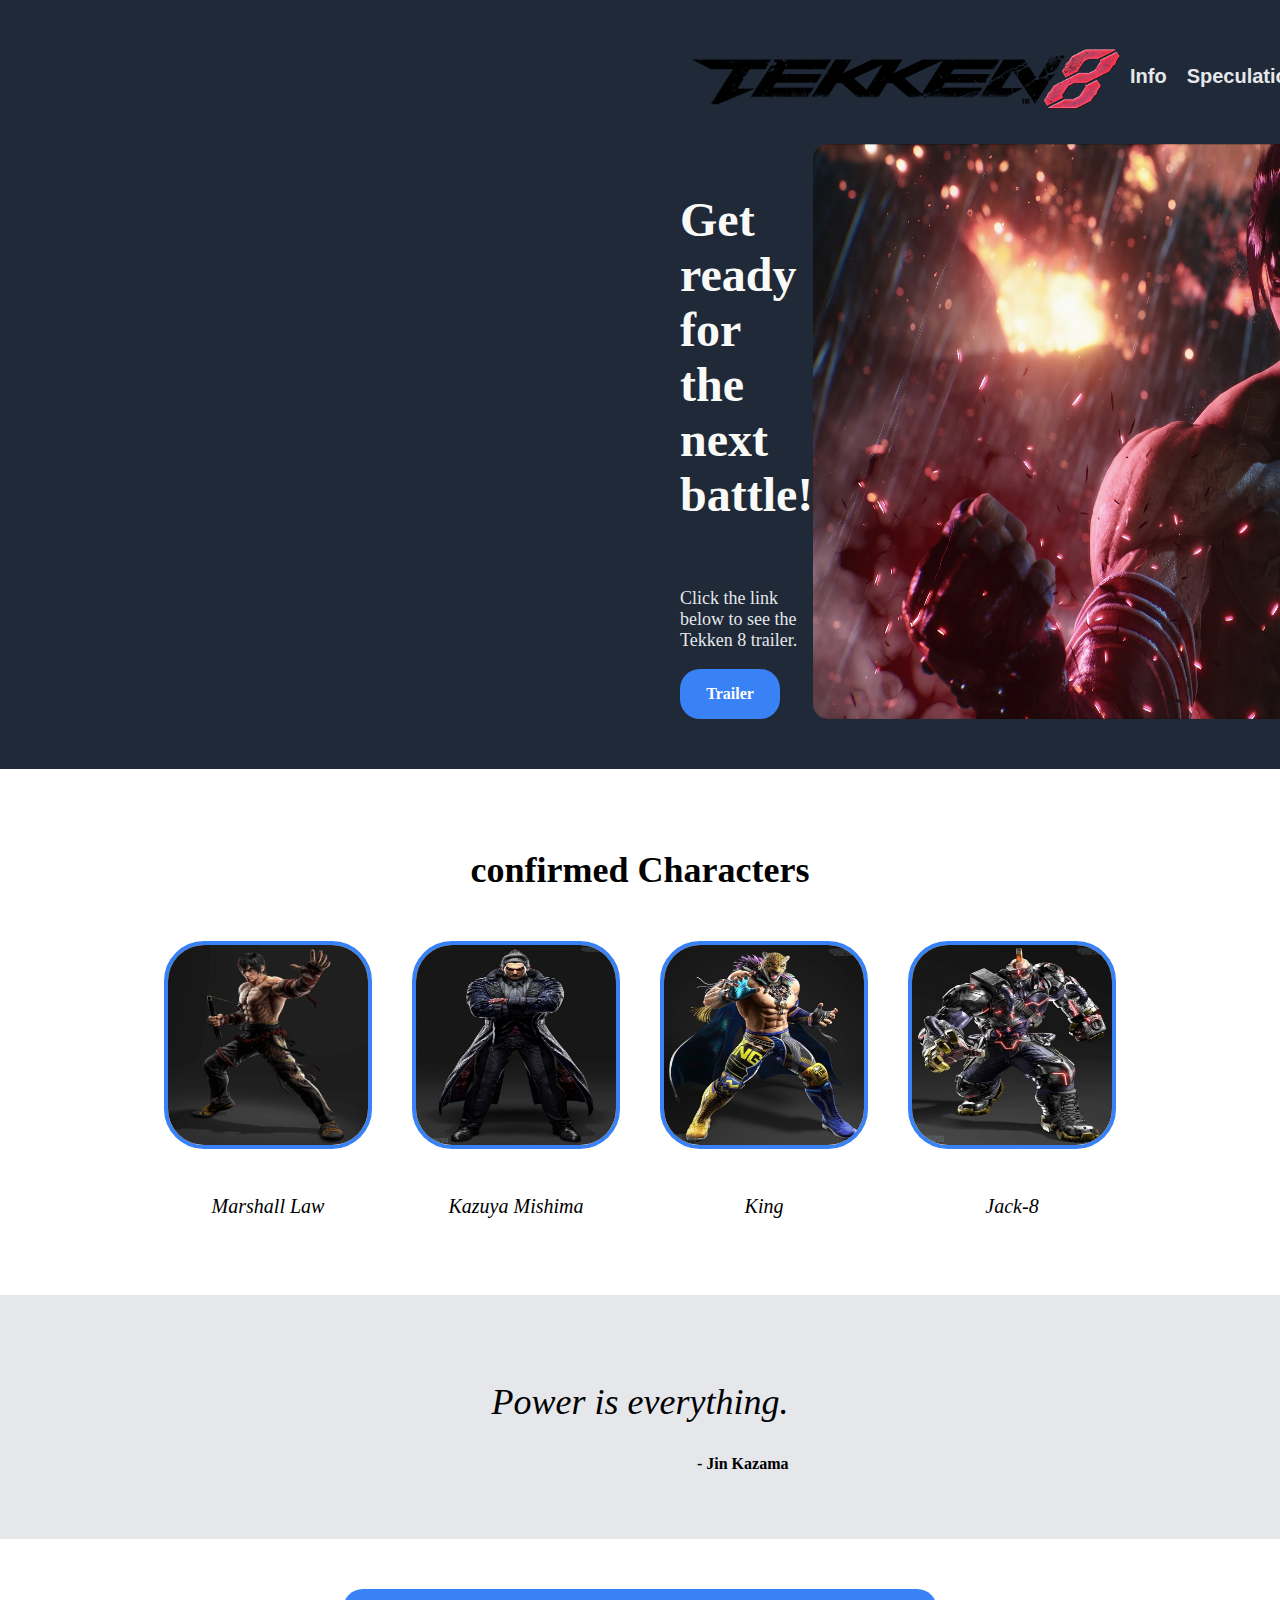
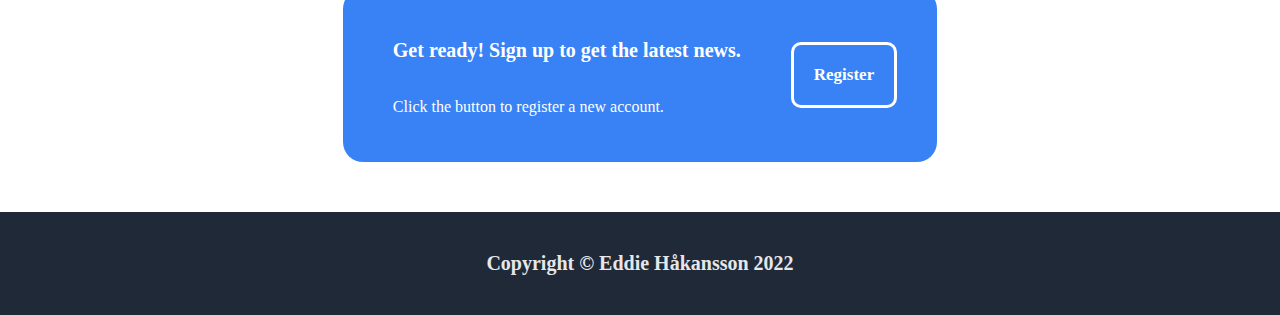
<file: Tekken-page-main/index.html>
<!DOCTYPE html>
<html lang="en">
  <head>
    <meta charset="UTF-8">
    <meta name="viewport" content="width=device-width, initial-scale=1.0">
    <meta http-equiv="X-UA-Compatible" content="ie=edge">
    <title>Tekken Website</title>
    <link rel="stylesheet" href="style.css">
  </head>
  <body>

    <div class="flex-container">
      <div class="top-container">
        <div class="header-container"> 
          <div class="header-logo">      
            <img src="images/tekken-logo.png" width="450" height="auto" alt="logo">
          </div>
          <div class="header-links">
            <a id="links-header" href="info.html">Info</a>
            <a id="links-header" href="speculation.html">Speculations</a>
            <a id="links-header" href="images.html">Images</a>
          </div>
        </div>
        <div class="presentation-container">
          <div class="presentation-text-container">
            <div class="presentation-text">
              <p id="get-ready-main">Get ready for the next battle!</p>
              <p id="get-ready-secondary">Click the link below to see the Tekken 8 trailer.</p>
            </div>
            <div class="trailer-link-container">
              <a id="link-trailer" href="Youtube.com">Trailer</a>
            </div>
          </div>
          <div class="presentation-image">
            <img id="image-jin" src="images/tekken-jin.jpg" width="800" height="auto" alt="Jin-devil">
          </div>
        </div>
      </div>

      <div class="confirmed-characters-container">
        <h2 class="confirmed-characters-text">confirmed Characters</h2>
        <div class="character-images">
          <div class="character-law">
            <img id="characters" src="images/tekken-law.png" width="200" height="200" alt="Law">
            <h4>Marshall Law</h4>
          </div>
          <div class="character-kazuya">
            <img id="characters" src="images/tekken-kazuya.jpg" width="200" height="200" alt="Kazuya">
            <h4>Kazuya Mishima</h4>
          </div>
          <div class="character-king">
            <img id="characters" src="images/tekken-king.jpg" width="200" height="200" alt="King">
            <h4>King</h4>
          </div>
          <div class="character-jack">
            <img id="characters" src="images/tekken-jack.jpg" width="200" height="200" alt="Steve">
            <h4>Jack-8</h4>
          </div>
          
        </div>
      </div>

      <div class="quote-container">
        <div class="quote-author-container">
          <div class="quote-quote">
            <p class="p-quote">Power is everything.</p>
          </div>
          <div class="quote-author">
            <p class="p-quote-author">- Jin Kazama</p>
          </div>
        </div>
      </div>

      <div class="bottom-container">
        <div class="signup-container">
          <div class="signup-text">
            <p class="signup-bold">Get ready! Sign up to get the latest news.</p>
            <p class="signup-small">Click the button to register a new account.</p>
          </div>
          <div class="signup-button-container">
            <a id="signup-button" href="signup.html">Register</a>
          </div>
        </div>
      </div>

      <div class="footer-container">
        <footer>
          <p id="footer-stamp">Copyright &#169 Eddie Håkansson 2022</p>
        </footer>
      </div>

    </div>


  </body>
</html>
</file>
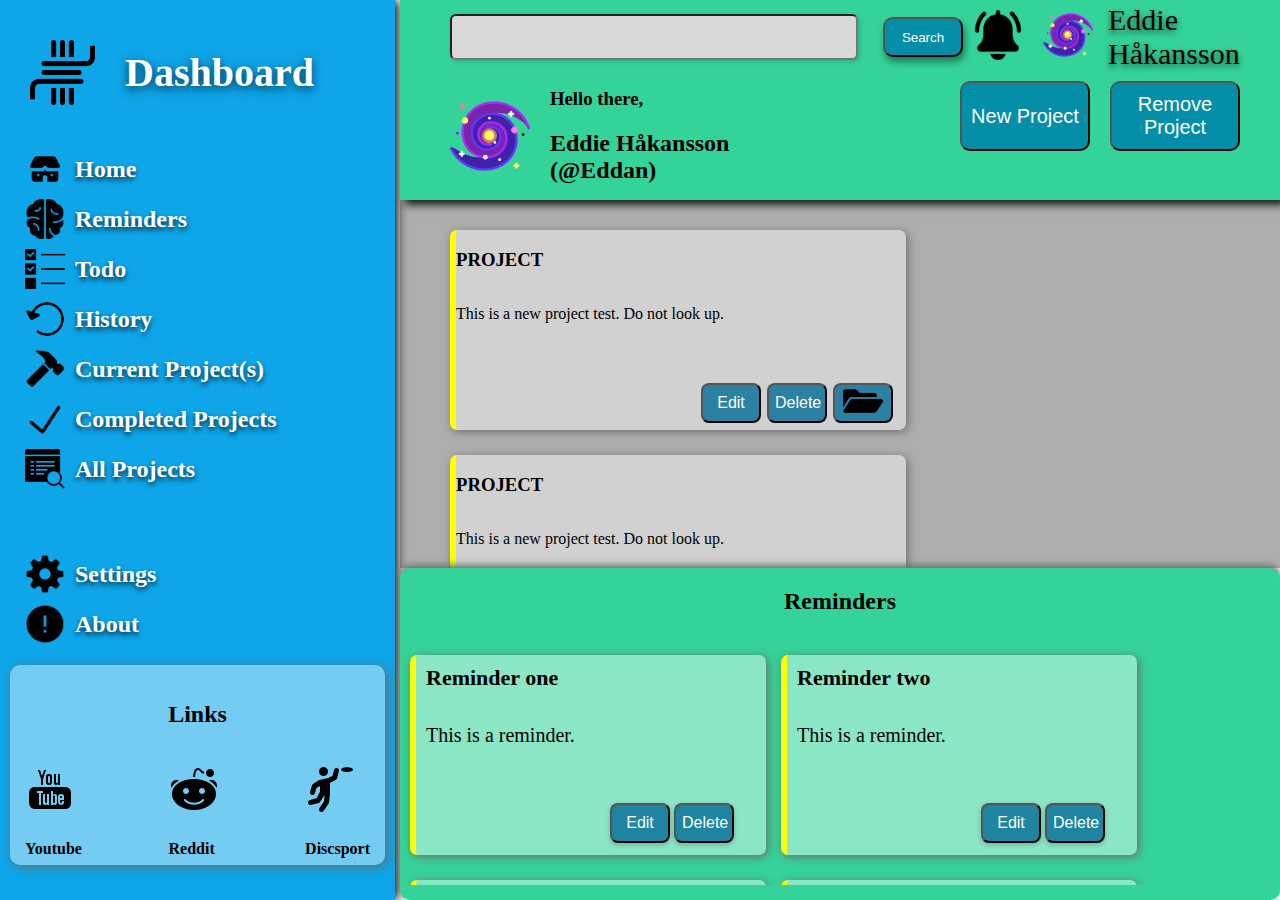
<file: Odin-project/admin_dashboard/index.html>
<!DOCTYPE html>
<html lang="en">
<head>
    <meta charset="UTF-8">
    <meta name="viewport" content="width=device-width, initial-scale=1.0">
    <title>Admin Dashboard</title>
    <link rel="stylesheet" href="style.css">
</head>
<body>
    <div class="container-main">
        <div class="container-sidebar">
            <div id="container-sidebar-header">
                <img src="images/knot_8191629.png" alt="#" id="sidebar-header-logo">
                <h2 id="sidebar-header">Dashboard</h2>
            </div>
            <div class="container-goto-links">
                <div class="sidebar-link">
                    <img src="images/icons8-house-64.png" alt="#" class="sidebar-icons">
                    <a href="#" class="sidebar-link-text">Home</a>
                </div>
                <div class="sidebar-link">
                    <img src="images/icons8-brain-50.png" alt="#" class="sidebar-icons">
                    <a href="#" class="sidebar-link-text">Reminders</a>
                </div>
                <div class="sidebar-link">
                    <img src="images/icons8-checklist-50.png" alt="#" class="sidebar-icons">
                    <a href="#" class="sidebar-link-text">Todo</a>
                </div>
                <div class="sidebar-link">
                    <img src="images/icons8-undo-64.png" alt="#" class="sidebar-icons">
                    <a href="#" class="sidebar-link-text">History</a>
                </div>
                <div class="sidebar-link">
                    <img src="images/icons8-hammer-50.png" alt="#" class="sidebar-icons">
                    <a href="#" class="sidebar-link-text">Current Project(s)</a>
                </div>
                <div class="sidebar-link">
                    <img src="images/icons8-check-50.png" alt="#" class="sidebar-icons">
                    <a href="#" class="sidebar-link-text">Completed Projects</a>
                </div>
                <div class="sidebar-link">
                    <img src="images/icons8-search-property-50.png" alt="#" class="sidebar-icons">
                    <a href="#" class="sidebar-link-text">All Projects</a>
                </div>
            </div>
            <div id="container-settings-links">
                <div class="sidebar-link">
                    <img src="images/icons8-cog-50.png" alt="#" class="sidebar-icons">
                    <a href="#" class="sidebar-link-text">Settings</a>
                </div>
                <div class="sidebar-link">
                    <img src="images/icons8-exclamation-50.png" alt="#" class="sidebar-icons">
                    <a href="#" class="sidebar-link-text">About</a>
                </div>
            </div>
                <div id="container-links-header">
                    <h2 id="header-links">Links</h3>
                    <div id="container-link-cards">
                        <div class="link-card">
                            <a href="https://www.youtube.com"> <img src="images/icons8-youtube-50.png" alt="#" class="link-image"></a>
                            <h4 class="link-header">Youtube</h4>
                        </div>
                        <div class="link-card">
                            <a href="https://www.reddit.com"> <img src="images/icons8-reddit-50.png" alt="#" class="link-image"></a>
                            <h4 class="link-header">Reddit</h4>
                        </div>
                        <div class="link-card">
                            <a href="https://www.discsport.se"> <img src="images/icons8-frisbee-50.png" alt="#" class="link-image"></a>
                            <h4 class="link-header">Discsport</h4>
                        </div>
                    </div>
                </div>
            </div>
        <div class="container-topbar">
            <div class="container-search-profile">
                <div id="container-searchbar">
                    <input type="text" id="searchbar">
                    <button id="search-button">Search</button>
                </div>
                <div class="container-profile">
                    <a href="#">
                        <img src="images/bell_1827349.png" alt="#" class="image-profile-icon">
                    </a>
                    <a href="#">
                        <img src="images/galaxy_1534067.png" alt="#" class="image-profile-icon">
                    </a>
                    <a href="" id="profile-name-link">Eddie Håkansson</a>
                </div>
            </div>
            <div class="container-greet-actions">
                <div class="container-greeting">
                    <img src="images/galaxy_1534067.png" alt="#" id="image-greeting-icon">
                    <div class="container-greeting-text">
                        <h3>Hello there,</h3>
                        <h2>Eddie Håkansson (@Eddan)</h2>
                    </div>
                </div>
                <div class="container-actions">
                    <button class="action-button" id="action-button-new">New Project</button>
                    <button class="action-button" id="action-button-remove">Remove Project</button>
                </div>
            </div>

        </div>
        <div class="container-main-window">
                <div class="container-projects-cards-grid">
                    <div class="container-project-card">
                        <h3 class="project-card-header">PROJECT</h3>
                        <p class="project-card-description">This is a new project test. Do not look up.</p>
                        <div class="project-card-buttons">
                            <button class="project-button">Edit</button>
                            <button class="project-button">Delete</button>
                            <button class="project-button"><img src="images/folder.png" alt="#" class="project-folder-buttonimg"></button>
                        </div>
                    </div>
                    <div class="container-project-card">
                        <h3 class="project-card-header">PROJECT</h3>
                        <p class="project-card-description">This is a new project test. Do not look up.</p>
                        <div class="project-card-buttons">
                            <button class="project-button">Edit</button>
                            <button class="project-button">Delete</button>
                            <button class="project-button"><img src="images/folder.png" alt="#" class="project-folder-buttonimg"></button>
                        </div>
                    </div>
                    <div class="container-project-card">
                        <h3 class="project-card-header">PROJECT</h3>
                        <p class="project-card-description">This is a new project test. Do not look up.</p>
                        <div class="project-card-buttons">
                            <button class="project-button">Edit</button>
                            <button class="project-button">Delete</button>
                            <button class="project-button"><img src="images/folder.png" alt="#" class="project-folder-buttonimg"></button>
                        </div>
                    </div>
                    <div class="container-project-card">
                        <h3 class="project-card-header">PROJECT</h3>
                        <p class="project-card-description">This is a new project test. Do not look up.</p>
                        <div class="project-card-buttons">
                            <button class="project-button">Edit</button>
                            <button class="project-button">Delete</button>
                            <button class="project-button"><img src="images/folder.png" alt="#" class="project-folder-buttonimg"></button>
                        </div>
                    </div>
                    <div class="container-project-card">
                        <h3 class="project-card-header">PROJECT</h3>
                        <p class="project-card-description">This is a new project test. Do not look up.This is a new project test.This is a new project test.</p>
                        <div class="project-card-buttons">
                            <button class="project-button">Edit</button>
                            <button class="project-button">Delete</button>
                            <button class="project-button"><img src="images/folder.png" alt="#" class="project-folder-buttonimg"></button>
                        </div>
                    </div>
                    <div class="container-project-card">
                        <h3 class="project-card-header">PROJECT</h3>
                        <p class="project-card-description">This is a new project test. Do not look up.</p>
                        <div class="project-card-buttons">
                            <button class="project-button">Edit</button>
                            <button class="project-button">Delete</button>
                            <button class="project-button"><img src="images/folder.png" alt="#" class="project-folder-buttonimg"></button>
                        </div>
                        
                    </div>
                    <div class="container-project-card">
                        <h3 class="project-card-header">PROJECT</h3>
                        <p class="project-card-description">This is a new project test. Do not look up.</p>
                        <div class="project-card-buttons">
                            <button class="project-button">Edit</button>
                            <button class="project-button">Delete</button>
                            <button class="project-button"><img src="images/folder.png" alt="#" class="project-folder-buttonimg"></button>
                        </div>
                    </div>
                    <div class="container-project-card">
                        <h3 class="project-card-header">PROJECT</h3>
                        <p class="project-card-description">This is a new project test. Do not look up.</p>
                        <div class="project-card-buttons">
                            <button class="project-button">Edit</button>
                            <button class="project-button">Delete</button>
                            <button class="project-button"><img src="images/folder.png" alt="#" class="project-folder-buttonimg"></button>
                        </div>
                        
                    </div>
                </div>
            </div>
            <div id="container-reminders">
                <h2 id="reminders-header">Reminders</h2>
                <div id="container-reminder-card-grid">
                    <div class="container-reminder-card">
                        <h3 class="reminder-card-header">Reminder one</h3>
                        <p class="reminder-card-text">This is a reminder.</p>
                        <div class="reminder-card-buttons">
                            <button class="reminder-button">Edit</button>
                            <button class="reminder-button">Delete</button>
                        </div>
                    </div>
                    <div class="container-reminder-card">
                        <h3 class="reminder-card-header">Reminder two</h3>
                        <p class="reminder-card-text">This is a reminder.</p>
                        <div class="reminder-card-buttons">
                            <button class="reminder-button">Edit</button>
                            <button class="reminder-button">Delete</button>
                        </div>
                    </div>
                    <div class="container-reminder-card">
                        <h3 class="reminder-card-header">Reminder three</h3>
                        <p class="reminder-card-text">This is a reminder.This is a reminder.This is a reminder.This is a reminder.</p>
                        <div class="reminder-card-buttons">
                            <button class="reminder-button">Edit</button>
                            <button class="reminder-button">Delete</button>
                        </div>
                    </div>
                    <div class="container-reminder-card">
                        <h3 class="reminder-card-header">Reminder four</h3>
                        <p class="reminder-card-text">This is a reminder.</p>
                        <div class="reminder-card-buttons">
                            <button class="reminder-button">Edit</button>
                            <button class="reminder-button">Delete</button>
                        </div>
                    </div>
                    <div class="container-reminder-card">
                        <h3 class="reminder-card-header">Reminder three</h3>
                        <p class="reminder-card-text">This is a reminder.This is a reminder.This is a reminder.This is a reminder.</p>
                        <div class="reminder-card-buttons">
                            <button class="reminder-button">Edit</button>
                            <button class="reminder-button">Delete</button>
                        </div>
                    </div>
                </div>
            </div>
        </div>
    </body>
</html>
</file>
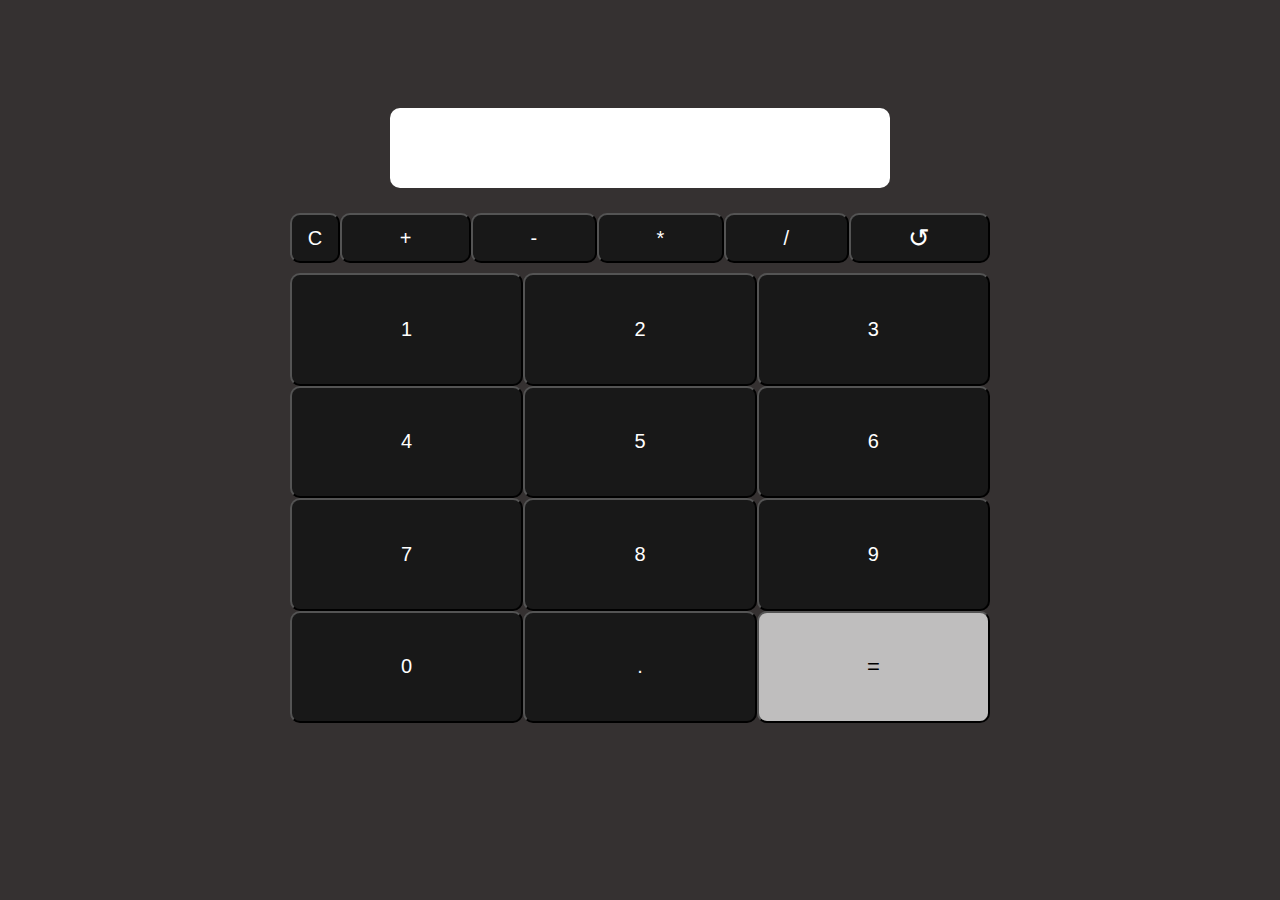
<file: Odin-project/Calculator/index.html>
<!DOCTYPE html>
<html lang="en">
  <head>
    <script src="script.js" defer></script>
    <meta charset="UTF-8">
    <meta name="viewport" content="width=device-width, initial-scale=1.0">
    <meta http-equiv="X-UA-Compatible" content="ie=edge">
    <title>Calculator</title>
    <link rel="stylesheet" href="style.css">
  </head>
  <body>
    <div class="container" id="container-main">
      <div class="container" id="container-output">
        <p id="p-output"></p>
      </div>
      <div class="container" id="container-functions">
          <button class="btn" id="btn-clear">C</button>
          <button class="btn">+</button>
          <button class="btn">-</button>
          <button class="btn">*</button>
          <button class="btn">/</button>
          <button class="btn" id="btn-undo">&#8634</button>

        </div>
        <div class="container" id="container-buttons">
          <button class="btn" data-key="49">1</button>
          <button class="btn" data-key="50">2</button>
          <button class="btn" data-key="51">3</button>
          <button class="btn" data-key="52">4</button>
          <button class="btn" data-key="53">5</button>
          <button class="btn" data-key="54">6</button>
          <button class="btn" data-key="55">7</button>
          <button class="btn" data-key="56">8</button>
          <button class="btn" data-key="57">9</button>
          <button class="btn" data-key="48">0</button>
          <button class="btn" data-key="190">.</button>
          <button class="btn" id="btn-equals">=</button>
        </div>
      </div>
    </body>
</html>
</file>
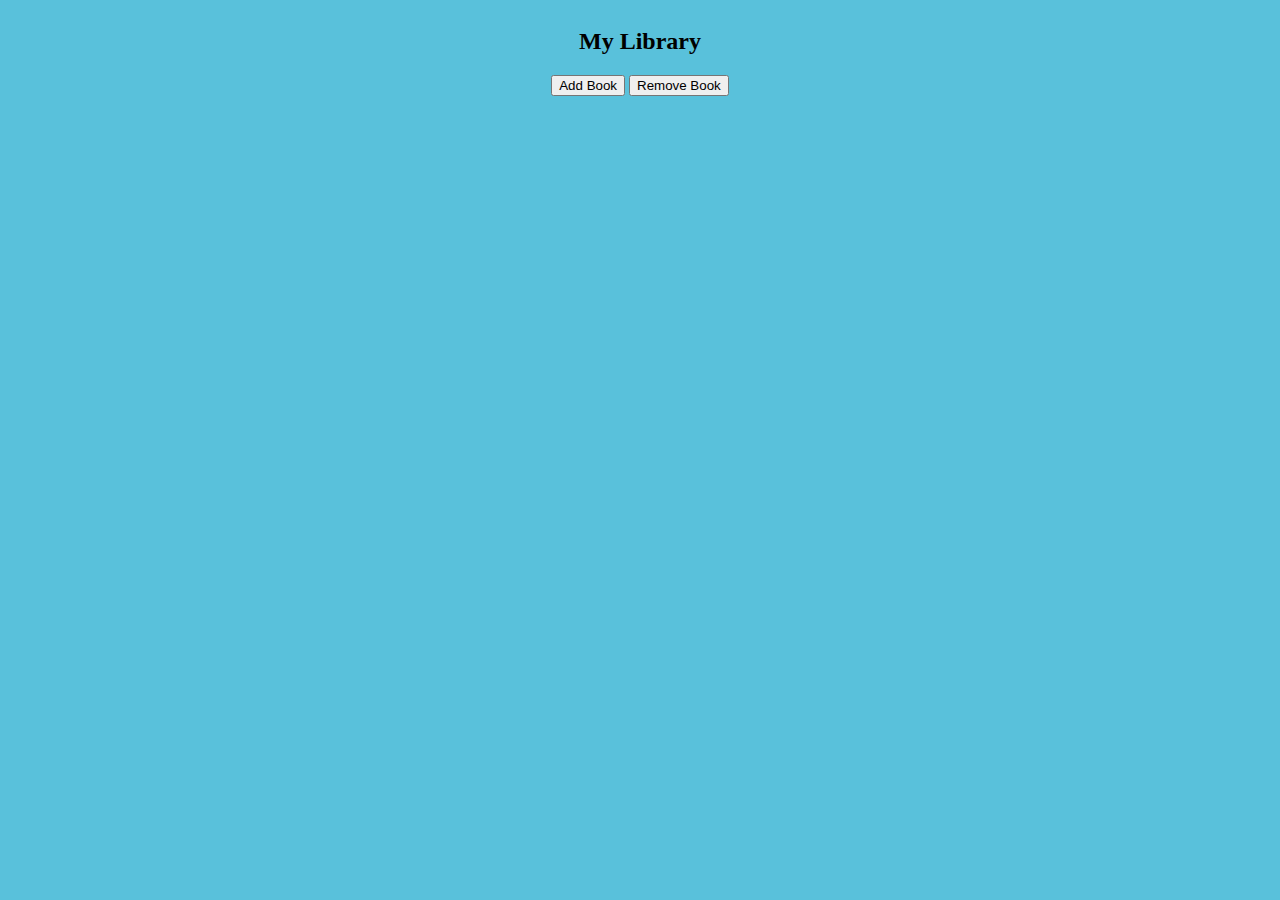
<file: Odin-project/Library/index.html>
<!DOCTYPE html>
<html lang="en">
<head>
    <meta charset="UTF-8">
    <meta name="viewport" content="width=device-width, initial-scale=1.0">
    <title>Library</title>
    <script src="script.js" defer></script>
    <link rel="stylesheet" href="style.css">

</head>
<body>
    <div id="container-main">
        <div id="container-topbar">
            <h2 id="topbar-header">My Library</h2>
            <div id="container-topbar-buttons">
                <button class="topbar-button" id="topbar-button-add">Add Book</button>
                <button class="topbar-button" id="topbar-button-remove">Remove Book</button>
            </div>
        </div>
        <div id="container-book-cards-grid">
           
        </div>
        <div id="container-form-main">
            <div id="container-book-form">
                <button id="book-form-exit">X</button>
                <h3 id="book-form-header">New Book</h3>
    
                <form id="book-form">
                    <label for="BookName">Title:</label>
                    <input type="text" id="Book-name-input" name="bookName" class="new-book-input">
                    <label for="bookAuthor">Author:</label>
                    <input type="text" id="Book-author-input" name="bookAuthor" class="new-book-input">
                    <label for="bookPages">Pages:</label>
                    <input type="text" name="bookPages" id="book-pages-input" class="new-book-input">
                    <div id="container-book-form-isread">
                        <label for="IsRead">Have Read</label>
                        <input type="checkbox" name="IsRead" id="book-form-isread-box" value="Is Read">
                    </div>
                    <input type="submit" name="BookAdd" id="book-form-submit-button" value="Add Book">
                </form>
            </div>
        </div>
    </div>

</body>
</html>
</file>
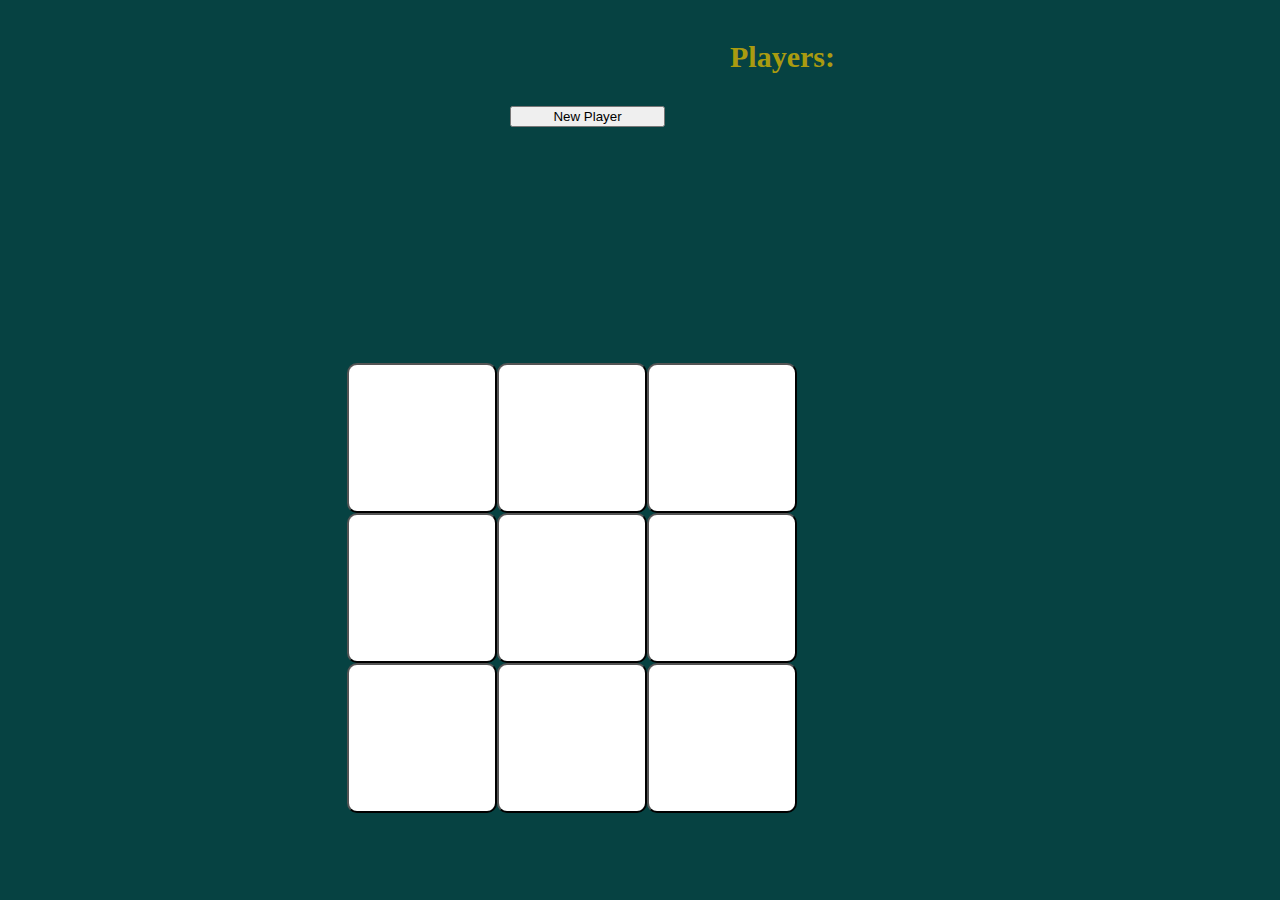
<file: Odin-project/Tic-Tac-Toe/index.html>
<!DOCTYPE html>
<html lang="en">
<head>
    <meta charset="UTF-8">
    <meta name="viewport" content="width=device-width, initial-scale=1.0">
    <title>Tic Tac Toe</title>
    <script src="script.js" defer></script>
    <link rel="stylesheet" href="style.css">
</head>
<body>
    <div class="container" id="container-main">
        <div class="container" id="container-topbar">
            <div class="container" id="container-main-menu">
                <div class="container" id="container-start-game-button">
                    <button class="btn" id="start-game-btn">Start Game</button>
                </div>
                <div class="container" id="container-new-player-buttons">
                    <button id="new-player-form-button">New Player</button>
                    <button id="new-player-form-button-cancel">Cancel</button>
                </div>
                <form id="new-player-form">
                    <label for="playerName">Name:</label>
                    <input type="text" id="player-name-input" name="playerName" class="player-form-input" required>
                    <label for="playerAge">Age:</label>
                    <input type="text" id="player-age-input" name="playerAge" class="player-form-input" required>
                    <input type="submit" id="new-player-submit" name="playerSubmit" class="player-form-input" value="Add">
                    <button id="clear-player-list-btn">Clear</button>
                </form>

            </div>
            <div class="container" id="container-scoreboard">
                <h1 class="header-score" id="player-list">Players:</h1>
                <h2 class="header-score" id="playerone-score"></h2>
                <h2 class="header-score" id="playertwo-score"></h2>
                <h3 class="header-score" id="rounds-counter"></h3>
                <button id="btn-reset-game">Reset Game</button>
            </div>
        </div>
        <div class="container" id="container-game-board">
            <div class="container" id="container-game-board-square-grid">
                <button class="game-button"></button>
                <button class="game-button"></button>
                <button class="game-button"></button>
                <button class="game-button"></button>
                <button class="game-button"></button>
                <button class="game-button"></button>
                <button class="game-button"></button>
                <button class="game-button"></button>
                <button class="game-button"></button>
            </div>
            <div class="container" id="container-round-over">
                <h1 id="header-winner">You Win!</h1>
                <button id="next-round-btn">Next Round</button>
            </div>
    
        </div>
    </div>
    
</body>
</html>
</file>
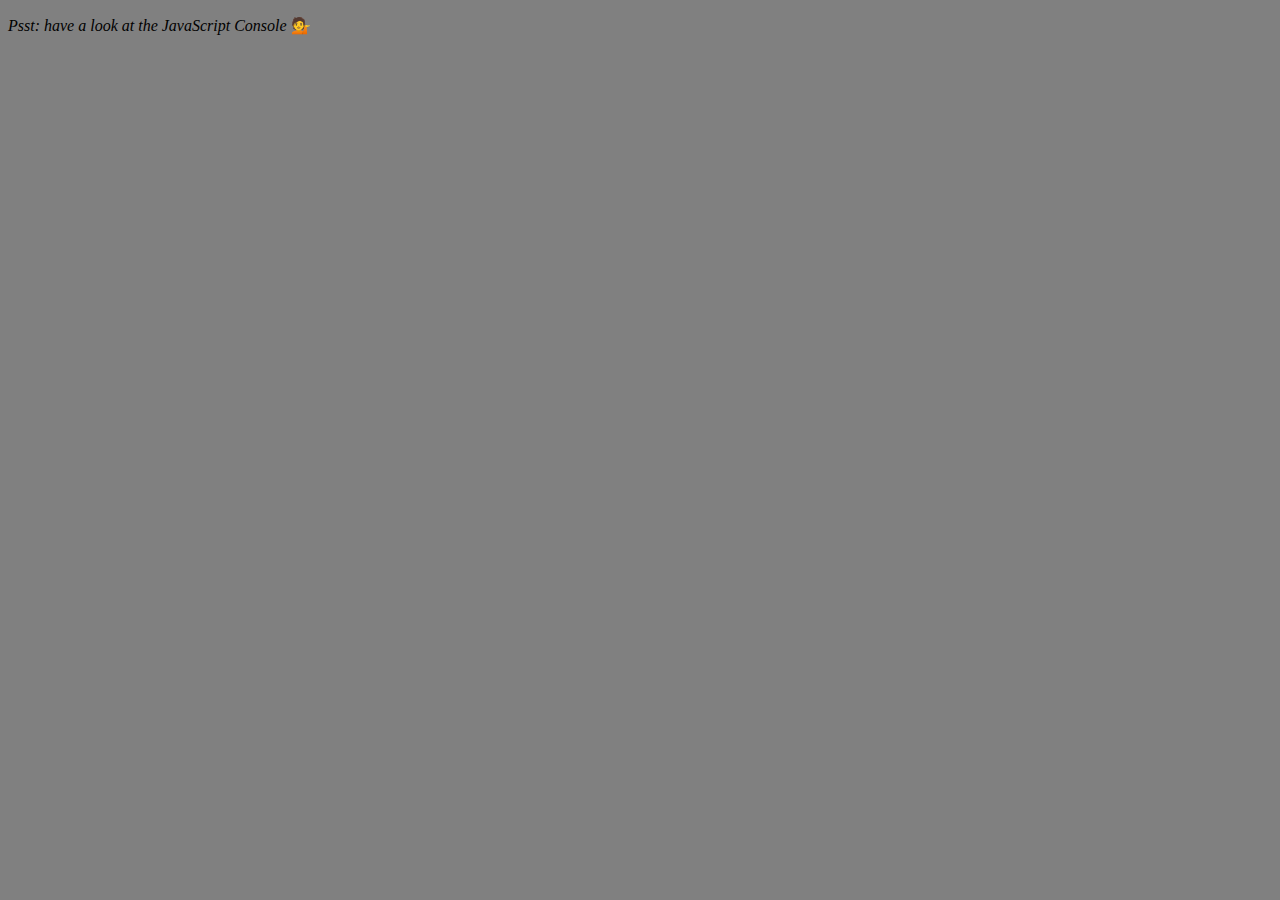
<file: JS/array_methods.html>
<!DOCTYPE html>
<html lang="en">
<head>
  <meta charset="UTF-8">
  <title>Array Cardio 💪</title>
  <style>
    body {background-color: grey;}
  </style>
</head>
<body>
  <p><em>Psst: have a look at the JavaScript Console</em> 💁</p>
  <script>
    // Get your shorts on - this is an array workout!
    // ## Array Cardio Day 1

    // Some data we can work with

    const inventors = [
      { first: 'Albert', last: 'Einstein', year: 1879, passed: 1955 },
      { first: 'Isaac', last: 'Newton', year: 1643, passed: 1727 },
      { first: 'Galileo', last: 'Galilei', year: 1564, passed: 1642 },
      { first: 'Marie', last: 'Curie', year: 1867, passed: 1934 },
      { first: 'Johannes', last: 'Kepler', year: 1571, passed: 1630 },
      { first: 'Nicolaus', last: 'Copernicus', year: 1473, passed: 1543 },
      { first: 'Max', last: 'Planck', year: 1858, passed: 1947 },
      { first: 'Katherine', last: 'Blodgett', year: 1898, passed: 1979 },
      { first: 'Ada', last: 'Lovelace', year: 1815, passed: 1852 },
      { first: 'Sarah E.', last: 'Goode', year: 1855, passed: 1905 },
      { first: 'Lise', last: 'Meitner', year: 1878, passed: 1968 },
      { first: 'Hanna', last: 'Hammarström', year: 1829, passed: 1909 }
    ];

    const people = [
      'Bernhard, Sandra', 'Bethea, Erin', 'Becker, Carl', 'Bentsen, Lloyd', 'Beckett, Samuel', 'Blake, William', 'Berger, Ric', 'Beddoes, Mick', 'Beethoven, Ludwig',
      'Belloc, Hilaire', 'Begin, Menachem', 'Bellow, Saul', 'Benchley, Robert', 'Blair, Robert', 'Benenson, Peter', 'Benjamin, Walter', 'Berlin, Irving',
      'Benn, Tony', 'Benson, Leana', 'Bent, Silas', 'Berle, Milton', 'Berry, Halle', 'Biko, Steve', 'Beck, Glenn', 'Bergman, Ingmar', 'Black, Elk', 'Berio, Luciano',
      'Berne, Eric', 'Berra, Yogi', 'Berry, Wendell', 'Bevan, Aneurin', 'Ben-Gurion, David', 'Bevel, Ken', 'Biden, Joseph', 'Bennington, Chester', 'Bierce, Ambrose',
      'Billings, Josh', 'Birrell, Augustine', 'Blair, Tony', 'Beecher, Henry', 'Biondo, Frank'
    ];
    
    // Array.prototype.filter()
    // 1. Filter the list of inventors for those who were born in the 1500's

    function filterArray(obj) {
      let filteredArray = obj.filter(inventor => inventor.year < 1600 && inventor.year > 1499);
      console.log(filteredArray);
      console.table(filteredArray);
      return filteredArray;

    }

    filterArray(inventors);
    // Array.prototype.map()
    // 2. Give us an array of the inventors first and last names
    function mapArray(obj) {
      firstLastName = obj.map(inventor => `${inventor.first}, ${inventor.last}`);
      console.table(firstLastName);
      console.log(typeof firstLastName);
      return firstLastName;
    }

    mapArray(inventors);

    // Array.prototype.sort()
    // 3. Sort the inventors by birthdate, oldest to youngest
    
    function sortArray(obj) {
      console.table(obj.sort((a, b) => b.year - a.year));
    }
    
    sortArray(inventors);

    // Array.prototype.reduce()
    // 4. How many years did all the inventors live all together?
    function reduceArray(obj) {
      let yearsArray = obj.map(inventor => inventor.passed - inventor.year);
      let totalYearArray = yearsArray.reduce((accum, currentVal) => accum + currentVal);
      console.log(totalYearArray + " Years");
    }
    reduceArray(inventors);

    // 5. Sort the inventors by years lived


    let numbs = [20, 40, 1, 3, 90, 25, 300, 9000, 100, 400, 321, 66, 71, 5];


    function sortLifespan(obj) {
      let oldestDude = obj.sort(function(a,b) {
        let lastGuy = a.passed - a.year;
        let nextGuy = b.passed - b.year;
        return lastGuy > nextGuy ? -1 : 1;
        
      });
      
    }

    sortLifespan(inventors);
    console.log(inventors);
    // 6. create a list of Boulevards in Paris that contain 'de' anywhere in the name
    // https://en.wikipedia.org/wiki/Category:Boulevards_in_Paris
    const category = document.querySelector(".mw-category");

    // 7. sort Exercise
    // Sort the people alphabetically by last name
    function sortPeopleArr(arr) {
      let sorted = arr.sort(function(a,b) {
        let [last, first] = a.split(",");
        let [laste, firste] = b.split(",");
        
        console.log(typeof last, laste);
        return last > laste ? 1:-1;

      })

      }

    sortPeopleArr(people);
    console.log(people);
    
    // 8. Reduce Exercise
    // Sum up the instances of each of these
    const data = ['car', 'car', 'truck', 'truck', 'bike', 'walk', 'car', 'van', 'bike', 'walk', 'car', 'van', 'car', 'truck' ];


    const noDupeArrTest = data.reduce((accum, currVal) => {
      if(!accum.includes(currVal)){
        return [...accum, currVal];
      }
      return accum;
    }, []); // IMPORTANT! INITIAL VALUE NEEDS TO BE SPECIFIED.
    
      function sortTransports(arr) {
        let noDupeArray = arr.reduce(function(acc, currentVal){
          if(!acc.includes(currentVal)){
            return [...acc, currentVal];
          }
          return acc;
        }, []) // IMPORTANT! INITIAL VALUE NEEDS TO BE SPECIFIED. 
    };
  
    console.log(noDupeArrTest);
  


let sum = function(arr) {

  if(arr.length !== 0){
    return arr.reduce(function(accumulator, initVal){
      return accumulator + initVal;
    },0)
  }
    else {
      return 0;
    }
    return accumulator;
}

console.log(sum([2]) + " SUM");
console.log(sum([2, 10, 11, 23])+ " SUM");
console.log(sum([2, 500])+ " SUM");


const multiply = function(arr) {
  return arr.reduce(function(accumulator, initVal) {
    return accumulator * initVal;
  }, 1);
}
console.log(multiply([2, 2]) + " multiply");


// USING REDUCE.
// returns sum of given factorial number.
// 5: 5x4x3x2x1.

const factorial = function(numb) {
  if(numb !== 0){
    factArr = [];
    for(let i = 1; i < numb +1; i++){
      factArr[i-1] = i;
    }
    return factArr.reduce(function(accumulator, currVal){
      return accumulator * currVal;
    },1)
  }
}

console.log(factorial(10) + " Factorial");

/*
Strips string of punctuation.
 and checks if given string is identical backwards as forwards.
*/
const palindromes = function(stringy) {
  let strArr = Array.from(stringy);
  let stringFiltered = strArr.reduce(function(a, b){
    if(b !== "!" && b !== " " && b !== "."){
      return a + b;
    }
    else{
      return a;
    }
  })

  // Use the stripped string from reduce function and reverse string.

  let reversedStr = "";
  for(let i = stringFiltered.length-1; i > -1; i--){
     reversedStr += stringFiltered[i];
  }
  // Returns true if strings are identical.
  return reversedStr.toLowerCase() === stringFiltered.toLowerCase();
};

console.log(palindromes("as sa!") + " PALINDROME"); // True
console.log(palindromes("RaceCar" )+ " PALINDROME"); // True
console.log(palindromes("gooogles")+ " PALINDROME"); // False
console.log(palindromes("tenet")+ " PALINDROME"); // True




const fibonacci = function() {
  let fibbArray = [0, 1];
  for(let i = 0; i < 28; i++){
    fibbArray[i+2] = fibbArray[i+1] + fibbArray[i]; 
    console.log(fibbArray); 
  }  

};
fibonacci();


const books = [
  {
    title: 'Book',
    author: 'Name'
  },
  {
    title: 'Book2',
    author: 'Name2'
  }
]

const getTitles = function(obj){
  let titleArr = obj.map(book => book.title);
  console.log(titleArr);
}

getTitles(books);



const peoples = [
  {
    name: "Carly",
    yearOfBirth: 1942,
  },
  {
    name: "Ray",
    yearOfBirth: 1962,
    yearOfDeath: 2011,
  },
  {
    name: "Jane",
    yearOfBirth: 1912,
    yearOfDeath: 1941,
  },

]




const oldestPeep = function(obj) {
  obj.forEach(function(person){
    if(person.hasOwnProperty("yearOfDeath")){
      person.yearsLived = person.yearOfDeath - person.yearOfBirth;
    }
    else {
      let date = new Date();
      let currentYear = date.getFullYear();
      person.yearsLived = currentYear - person.yearOfBirth;
      
    }
  });

  obj.sort(function(a,b){
    if(a.hasOwnProperty("yearsLived") && b.hasOwnProperty("yearsLived")){
      return a.yearsLived > b.yearsLived ? -1:1;
    }
  })
  // let date = new Date()
  // let currentYear = date.getFullYear() 
  let reduced =  obj.reduce((oldest, currentPerson)=>{
    if(!currentPerson.hasOwnProperty("yearOfDeath")) {
        oldest = currentPerson;
        console.log(oldest)
        return oldest;
      }      
    else if(oldest.yearsLived > currentPerson.yearsLived) {
      console.log(oldest);
      return oldest;
    }
    else{
      return currentPerson;
    }
  },0);
  return reduced;

}


oldestPeep(peoples);
console.log(peoples);

let date = new Date()
  let currentYear = date.getFullYear() 
  console.log(currentYear);
// const reduePeep = function(obj) {
//   return obj.reduce((oldest, currentPerson, index)=>{
//     if(index > 0){
//       obj.splice(index, obj.length);
//     }
//     console.log(oldest)
//     return oldest;
//   }, obj[0]);

// }

// reduePeep(peoples);
// console.log(peoples);
  </script>
</body>
</html>
</file>
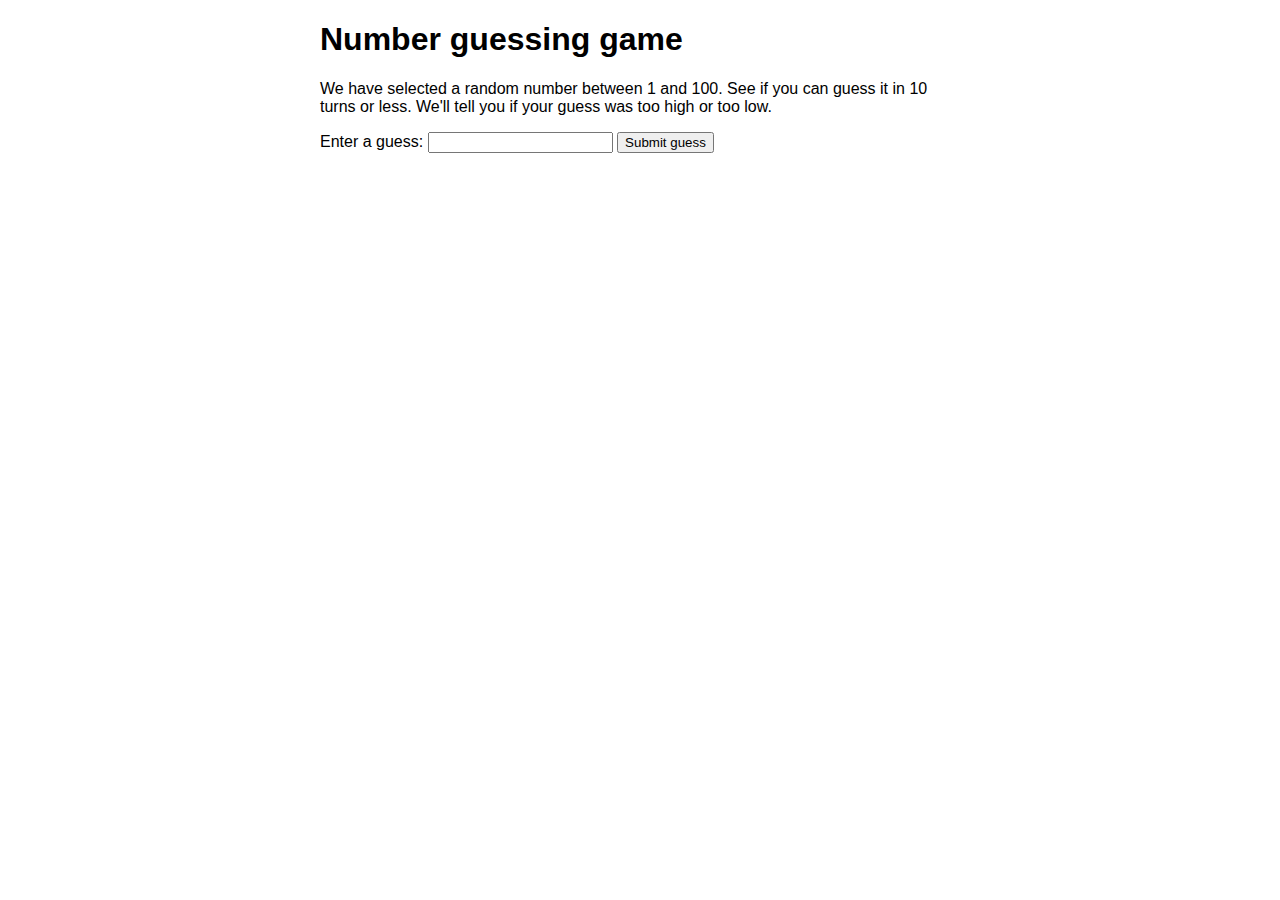
<file: Odin-project/number-game-errors.html>
<!DOCTYPE html>
<html lang="en-us">
  <head>
    <meta charset="utf-8">

    <title>Number guessing game</title>

    <style>
      html {
        font-family: sans-serif;
      }
      body {
        width: 50%;
        max-width: 800px;
        min-width: 480px;
        margin: 0 auto;
      }
      .lastResult {
        color: white;
        padding: 3px;
      }
    </style>
  </head>

  <body>
      <h1>Number guessing game</h1>

      <p>We have selected a random number between 1 and 100. See if you can guess it in 10 turns or less. We'll tell you if your guess was too high or too low.</p>

<div class="form">
  <label for="guessField">Enter a guess: </label>
  <input type="text" id="guessField" class="guessField">
  <input type="submit" value="Submit guess" class="guessSubmit">
</div>

<div class="resultParas">
  <p class="guesses"></p>
  <p class="lastResult"></p>
  <p class="lowOrHi"></p>
</div>

</body>

<script>
  let randomNumber = Math.floor(Math.random() * 100) + 1;

  const guesses = document.querySelector('.guesses');
  const lastResult = document.querySelector('.lastResult');
  const lowOrHi = document.querySelector('.lowOrHi');
  const guessSubmit = document.querySelector('.guessSubmit');
  const guessField = document.querySelector('.guessField');

  let guessCount = 1;
  let resetButton;

  function checkGuess() {

    const userGuess = Number(guessField.value);
    if(guessCount === 1) {
      guesses.textContent = 'Previous guesses: ';
    }
    guesses.textContent += userGuess + ' ';

    if(userGuess === randomNumber) {
      lastResult.textContent = 'Congratulations! You got it right!';
      lastResult.style.backgroundColor = 'green';
      lowOrHi.textContent = '';
      setGameOver();
    } else if(guessCount === 10) {
      lastResult.textContent = '!!!GAME OVER!!!';
      setGameOver();
    } else {
      lastResult.textContent = 'Wrong!';
      lastResult.style.backgroundColor = 'red';
      if(userGuess < randomNumber) {
        lowOrHi.textContent = 'Last guess was too low!';
      } else if(userGuess > randomNumber) {
        lowOrHi.textContent = 'Last guess was too high!';
      }
    }

    guessCount++;
    guessField.value = '';
    guessField.focus();
  }
  guessSubmit.addEventListener('click', checkGuess);

  function setGameOver() {
	  guessField.disabled = true;
	  guessSubmit.disabled = true;
	  resetButton = document.createElement('button');
	  resetButton.textContent = 'Start new game';
	  document.body.appendChild(resetButton);
	  resetButton.addEventListener('click', resetGame);
  }

  function resetGame() {
	  guessCount = 1;

    const resetParas = document.querySelectorAll('.resultParas p');
    for (const resetPara of resetParas) {
      resetPara.textContent = '';
    }
	  resetButton.parentNode.removeChild(resetButton);

	  guessField.disabled = false;
	  guessSubmit.disabled = false;
	  guessField.value = '';
	  guessField.focus();

	  lastResult.style.backgroundColor = 'white';

	  randomNumber = Math.floor(Math.random() * 100) + 1;
  }
</script>
</html>
</file>
<file: Tekken-page-main/style.css>
html {
    height: 100%;
    margin: 0;
}


body {
    background-color: rgba(44, 43, 43, 0.507);
    height: 100%;
    margin: 0;

}

.flex-container { /*ALL containers in this container */
    height: 100%;
    display: flex;
    flex: 1 1;
    flex-direction: column;
    padding: -10px;
}

.top-container {
    display: flex;
    flex-direction: column;
    justify-content: center;
    background-color: #1f2937;
    padding: 30px;
}

.header-container {
    display: flex;
    justify-content: space-between;
    margin: 0 650px;
}

.header-logo {
    display: flex;


}
.header-links {
    display: flex;
    width: 300px;
    justify-content: space-between;
    align-items: center;
}

.presentation-container {
    display: flex;
    justify-content: space-between;
    margin: 20px 650px;

}

.presentation-text-container {
    display: flex;
    flex-direction: column;
}

.presentation-text {
    display: flex;
    flex-direction: column;
}

.trailer-link-container {
    display: flex;
    background-color: #3882f6;
    height: 50px;
    width: 100px;
    justify-content: center;
    align-items: center;
    border-radius: 20px;
}

.presentation-image {
    display: flex;
}

#image-jin {
    border-radius: 15px;
}

.confirmed-characters-container {
    display: flex;
    flex-direction: column;
    justify-content: center;
    background-color: white;
    
    padding: 50px;
}

.confirmed-characters-text {
    align-self: center;
    font-size: 36px;
    font-weight: bolder;
}

.character-images {
    display: flex;
    justify-content: center;
}

.character-law {
    display: flex;
    flex-direction: column;
    align-items: center;
}

.character-kazuya {
    display: flex;
    flex-direction: column;
    align-items: center;
}

.character-king {
    display: flex;
    flex-direction: column;
    align-items: center;
}

.character-jack {
    display: flex;
    flex-direction: column;
    align-items: center;
}

.quote-container {
    display: flex;
    flex-direction: column;
    align-items: center;
    background-color: #e5e7eb;

    padding: 50px;
}

.quote-author-container {
    display: flex;
    flex-direction: column;
    justify-content: center;
}

.quote-author {
    display: flex;
    align-self: flex-end;
    margin-top: -20px;
}

.bottom-container {
    display: flex;
    justify-content: center;
    background-color: white;
}

.signup-container {
    display: flex;
    background-color: #3882f6;
    justify-content: center;
    border-radius: 20px;

    padding: 20px;
    margin: 50px;
}

.footer-container {
    display: flex;
    justify-content: center;
    align-items: center;
    background-color: #1f2937;
    height: 100%;
}

#footer-stamp {
    color:#e5e7eb;
    font-size: 20px;
    font-weight: 700;
    padding: 20px;
}
.p-quote  {
    font-size: 36px;
    font-style: italic;
    font-weight: 10;
}

.p-quote-author {
    font-weight: 800;
}

.signup-text {
    display: flex;
    flex-direction: column;
    padding: 10px 30px;
}

.signup-bold {
    color:white;
    font-size: 20px;
    font-weight: 600;

}

.signup-small {
    color:white;
}

.signup-button-container {
    display: flex;
    align-self: center;
    padding: 20px;
    margin: 20px;
    border: 3px solid white;
    border-radius: 10px;
}

#signup-button {
    text-decoration: none;
    color: white;
    font-weight: 900;
    font-size: 17px;
}


#links-header {
    color: #e5e7eb;
    text-decoration: none;
    font-size: 20px;
    font-weight: 600;
    font-family:Verdana, Geneva, Tahoma, sans-serif;
    padding-right: 20px;
    
}

#link-trailer {
    text-decoration: none;
    color:white;
    font-weight: bold;
}

#get-ready-main {
    font-size: 48px;
    color: #f9faf8;
    font-weight: bolder;

}

#get-ready-secondary {
    font-size: 18px;
    color: #e5e7eb;
}

#characters {
    border-radius: 40px;
    border: 4px solid #3882f6;
    margin: 20px;
}



h4 {
    font-weight: 100;
    font-size: 20px;
    font-style: italic;
}
</file>
<file: Odin-project/admin_dashboard/style.css>
html,body {
    height: 100%;
    min-height: 100%;
    width: 100%;
    min-width: 100%;
    margin: 0;
    padding: 0;
}


/* ALL MAIN CONTAINERS
|
|
|
|
*/

.container-main{
    height: 100%;
    min-height: 100%;
    display: grid;
    grid-template-columns: 400px 1fr;
    grid-template-rows: 1fr 5fr 1fr;
}


.container-sidebar {
    display: flex;
    flex-direction: column;
    justify-content: space-evenly;
    grid-column-start: 1;
    grid-column-end: 1;
    grid-row-start: 1;
    grid-row-end: 4;
    background: #0ea5e9;
    box-shadow: 3px 0 10px black;
    margin-right: 5px;
}
.container-topbar {
    display: grid;
    grid-column-start: 2;
    grid-column-end: 2;
    grid-row-start: 1;
    grid-row-end: 1;
    min-height: 200px;
    background-color: #34d399;
    grid-template-columns: 1fr 1fr;
    grid-template-rows: 1fr 1fr;
    box-shadow: 5px 5px 8px black;
}

.container-main-window {
    overflow-y: auto;
    grid-column-start: 2;
    grid-column-end: 2;
    grid-row-start: 2;
    grid-row-end: 2;
    background-color: rgba(68, 68, 68, 0.432);
}


#container-reminders {
    display: flex;
    flex-direction: column;
    align-items: center;
    background-color: #34d399;
    border-radius: 10px;
    box-shadow: 0px -3px 7px rgb(109, 109, 109);
    max-height: 350px;
}

 
/* ALL CSS SIDEBAR
|
|
|
|
*/

.container-goto-links {
    display: flex;
    flex-direction: column;
}

#container-settings-links {
    margin-top: 40px;
}

.sidebar-link {
    display: flex;
}

.sidebar-icons {
    width: 40px;
    height: 40px;
    padding-left: 25px;
    margin: 5px 0 5px 0;
}

#container-sidebar-header {
    display: flex;
    margin-left: 30px;
}

#sidebar-header-logo {
    width: 65px;
    height: 65px;
    align-self: center;
}

#sidebar-header {
    color: rgb(255, 255, 255);
    padding-left: 30px;
    font-size: 40px;
    text-shadow: 0 3px 10px rgba(0, 0, 0, 0.685);
}

.sidebar-link-text {
    text-decoration: none;
    color: rgb(255, 255, 255);
    font-size: 24px;
    padding-left: 10px;
    font-weight: 550;
    align-self: center;
    text-shadow: 0 3px 5px rgba(0, 0, 0, 0.747);
}

.link-image {
    min-width: 50px;
    min-height: 50px;
}
#header-links {
    align-self: center;
    text-align: center;
    grid-row-start: 1;
    grid-row-end: 1;
    grid-column-start: 2;
    grid-column-end: 2;
}


#container-links-header {
    display: grid;
    grid-template-columns: repeat(3, 1fr);
    grid-template-rows: 100px 100px;
    border-radius: 10px;
    background-color: rgba(255, 255, 255, 0.432);
    margin: 0 10px 20px 10px;
    box-shadow: 2px 2px 10px rgb(109, 109, 109);
}

#container-link-cards {
    display: flex;
    justify-content: space-between;
    grid-column-start: 1;
    grid-column-end: 4;
    grid-row-start: 2;
    grid-row-end: 2;

}

.link-card {
    margin: 0 15px 0 15px;
}



/* ALL CSS TOPBAR 
|
|
|
|
*/

.container-greet-actions {
    display: grid;
    grid-template-columns: repeat(2, 1fr);
    grid-column-start: 1;
    grid-column-end: 3;
    grid-row-start: 2;
    grid-row-end: 2;
    margin-top: -5px;

}

.container-greeting {
    display: flex;
    margin-left: 50px;

}

.container-actions {
    display: flex;
    justify-content: end;
    margin: 2px 30px 0 0;
}

.action-button {
    height: 70px;
    width: 130px;
    margin: 10px;
    font-size: 20px;
    border-radius: 10px;
    background-color: rgb(5, 142, 167);
    color: white;
    transition: height 0.15s, width 0.15s;
}

.action-button:hover {
    height: 80px;
    width: 140px;
    background-color: green;
}

.container-search-profile {
    display: grid;
    grid-template-columns: repeat(2, 1fr);
    grid-row-start: 1;
    grid-row-end: 1;
    grid-column-start: 1;
    grid-column-end: 3;

}

.container-profile {
    display: flex;
    justify-content: end;
    align-items: center;
    margin-right: 30px;
}

.image-profile-icon {
    width: 50px;
    height: 50px;
    margin: 10px;
    border-radius: 10px;
}

#profile-name-link {
    text-decoration: none;
    font-size: 30px;
    text-shadow: 0 3px 6px rgba(0, 0, 0, 0.61);
    color: black;
    margin: 0 10px 0 5px;
}

#container-searchbar {
    display: flex;
    align-items: center;
    margin-left: 50px;
}

#searchbar {
    width: 400px;
    height: 40px;
    border-radius: 6px;
    box-shadow: 2px 2px 5px rgba(0, 0, 0, 0.151);
    font-size: 20px;
    background-color: rgb(216, 216, 216);
    margin-right: 25px;
}

#search-button {
    width: 80px;
    height: 40px;
    border-radius: 10px;
    background-color: rgba(255, 254, 254, 0.637);
    box-shadow: 2px 5px 7px rgba(0, 0, 0, 0.418);
    background-color: rgb(5, 142, 167);
    color: white;
}

#search-button:hover {
    background-color: green;
}


#image-greeting-icon {
    width: 80px;
    height: 80px;
    margin: 0 20px 0 0;
    align-self: center;
}

#profile-name-link {
    align-self: center;
}





/* ALL CSS MAIN/PROJECT WINDOW
|
|
|
|
*/


.container-projects-cards-grid {
    display: flex;
    flex-wrap: wrap;
    grid-template-columns: repeat(3, 1fr);
    grid-template-rows: repeat(2, 1fr);
    border-radius: 20px;
    margin: 10px 0 10px 40px;
}

.container-project-card {
    display: grid;
    grid-template-rows: 1fr 2fr 1fr;
    min-height: 200px;
    max-height: 200px;
    min-width: 450px;
    max-width: 450px;
    margin: 20px 5px 5px 10px;
    background-color: rgba(255, 255, 255, 0.432);
    box-shadow: 2px 2px 10px rgb(109, 109, 109);
    border-radius: 7px;
    border-left: 6px solid yellow;
    
}

.project-folder-buttonimg {
    width: 40px;
    height: 30px;
}


.project-card-buttons {
    display: flex;
    justify-content: flex-end;
    margin-right: 10px;
}

.project-button {
    margin: 0 3px 0 3px;
    background-color: rgba(2, 108, 150, 0.801);
    border-radius: 8px;
    height: 40px;
    width: 60px;
    font-size: 16px;
    color: white;
    transition: height 0.15s, width 0.15s;

}

.project-button:hover {
    height: 43px;
    width: 63px;
    background-color: green;
}

/* ALL CSS LINKS AND REMINDERS
|
|
|
|
*/




#container-reminder-card-grid {
    display: flex;
    flex-wrap: wrap;
    max-height: 250px;
    overflow-y: auto;
    margin: 0 10px 15px 0;


}

.container-reminder-card {
    display: grid;
    grid-template-rows: 1fr 2fr 1fr;
    min-height: 200px;
    max-height: 200px;
    min-width: 350px;
    max-width: 350px;
    margin: 20px 5px 5px 10px;
    background-color: rgba(255, 255, 255, 0.432);
    box-shadow: 2px 2px 10px rgb(109, 109, 109);
    border-radius: 7px;
    border-left: 6px solid yellow;
}


#reminders-header {
    align-self: center;
}

.reminder-card-header {
    margin: 10px 0 -5px 10px;
    font-weight: 600;
    font-size: 22px;
}

.reminder-card-text {
    font-size: 20px;
    margin-left: 10px;
}

.reminder-card-buttons {
    display: flex;
    justify-content: end;
    margin: 0 30px 10px 0;
}

.reminder-button {
    height: 40px;
    width: 60px;
    margin: 2px;
    border-radius: 8px;
    background-color: rgba(2, 108, 150, 0.801);
    color: white;
    font-size: 16px;
    box-shadow: 0px 2px 5px rgba(0, 0, 0, 0.226);
    transition: width 0.15s;
}


.reminder-button:hover {
    width: 63px;
    background-color: green;
}
</file>
<file: Odin-project/Calculator/style.css>
html {
    /* height: 100%; */
}

body {
    /* height: 100%; */
    background-color: rgb(53, 49, 49);
}

.container{
    display: flex;
    flex-direction: column;
}

.btn {
    background-color: rgb(24, 24, 24);
    color: white;
    border-radius: 10px;
    font-size: 20px;
}

#btn-equals{
    background-color: rgba(240, 240, 240, 0.74);
    color: black;
    font-size: 22px;
}

#btn-undo {
    font-size: 26px;
}

.btn:active{
    background-color: rgb(0, 44, 0);
}
#btn-equals:active{
    background-color: rgb(2, 117, 2);
}

#container-main{
    align-items: center;
    justify-content: center;
    height: 800px;
}


#container-output{
    align-items: center;
    background-color: white;
    width: 500px;
    height: 80px;
    margin: 15px 0;
    border-radius: 10px;

}

p{
    font-size: 20px;
    font-weight: 400;
}

#container-functions {
    display: grid;
    width: 700px;
    grid-auto-flow: column;
    grid-template-columns: repeat(1, 50px);
    grid-template-rows: repeat(1, 50px);
    margin: 10px 0;


}

#container-buttons {
    display: grid;
    height: 450px;
    width: 700px;
    grid-template-columns: repeat(3, 1fr);
    grid-template-rows: repeat(4, 1fr);
}
</file>
<file: Odin-project/Library/style.css>
html, body {
}

body {
    background-color: rgba(4, 161, 201, 0.664);
}

#container-main {
    display: grid;
    grid-template-columns: 200px, 1fr;
    grid-template-rows: 200px, 1fr;

}

#container-topbar {
    display: flex;
    flex-direction: column;
    justify-content: center;
    align-items: center;
    margin-bottom: 20px;
}


#container-book-cards-grid {
    display: grid;
    justify-self: center;
    grid-template-columns: repeat(4,minmax(min-content, 250px));
    grid-template-rows: repeat(2, minmax(min-content, 100px));
}

.container-book-card-title-delete {
    display: flex;
    justify-content: space-between;
}

.book-card-button-delete {
    display: none;
    font-size: 22px;
    margin: 10px;
    width: 40px;
    height: 35px;
    box-shadow: 1px 1px 3px rgba(0, 0, 0, 0.616);
    border-radius: 10px;
    background-color: rgba(255, 0, 0, 0.651);

}

.container-book-card {
    display:flex;
    flex-direction: column;
    min-width: 400px;
    min-height: 200px;
    max-width: 450px;
    max-height: 450px;
    background-color: #c7c7c7;
    border-left: 3px solid yellow;
    box-shadow: 2px 2px 7px rgba(0, 0, 0, 0.644);
    margin: 20px;
    border-radius: 10px;
}

.container-book-card-read {
    display:flex;
    flex-direction: column;
    min-width: 400px;
    min-height: 200px;
    max-width: 450px;
    max-height: 450px;
    background-color: #c7c7c7;
    border-left: 3px solid rgb(0, 247, 0);
    box-shadow: 2px 2px 7px rgba(0, 0, 0, 0.644);
    margin: 20px;
    border-radius: 10px;
}

#container-book-form {
    display: grid;
    grid-template-columns: repeat(2, 100px);
}

.container-book-card-isread {
    align-self: flex-end;
    margin-right: 20px;
}

.book-card-button {
    width: 65px;
    height: 30px;
    margin: 5px 0 10px 0;
}

.book-card-title {
    margin-left: 20px;
}

.book-card-author {
    margin-left: 20px;

}

.book-card-pages {
    margin-left: 20px;
}


/* CSS FORM PAGE */

#container-form-main {
    border-radius: 10px;
    display: none;
    justify-content: center;
}

#book-form-header {
    font-size: 30px;
}


#container-book-form {
    display: flex;
    flex-direction: column;
    align-items: center;
    width: 200px;

}

#book-pages-submit-button {
    margin: 10px 0 10px 0;
}

form {
    display: flex;
    flex-direction: column;
}

#container-book-form-isread {
    margin: 10px 0 10px 0;
}

#book-form-submit-button {
    background-color: rgba(114, 253, 101, 0.596);
    border-radius: 5px;
    box-shadow: 0px 2px 3px rgba(0, 0, 0, 0.507);
}

#book-form-exit {
    align-self: flex-end;
    background-color: rgb(255, 255, 255);
    color: rgb(0, 0, 0);
    border-radius: 5px;
}
</file>
<file: Odin-project/Tic-Tac-Toe/style.css>
html,body {
    height: 100%;
    min-height: 100%;
    width: 100%;
    min-width: 100%;
    margin: 0;
    padding: 0;
}

#container-main {
    height: 100%;
    min-height: 100%;
    display: grid;
    grid-template-columns: repeat(3, 1fr);
    grid-template-rows: 1fr 2fr 1fr;
    background-color: rgb(6, 66, 66);
}
#container-topbar {
    display: flex;
    justify-content: center;
    grid-column-start: 2;
    grid-column-end: 3;
    grid-row-start: 1;
    grid-row-end: 2;

    margin-top: 20px;
}

#container-main-menu {
    display: flex;
    flex-direction: column;
    align-content: center;
    padding: 50px;
}


#btn-reset-game {
    visibility: hidden;
}

#container-start-game-button {
    display: flex;
    justify-content: center;
}

#start-game-btn {
    visibility: hidden;
    
}

#container-new-player-buttons {
    display: flex;
    flex-direction: column;
    justify-content: center;
}

#container-game-board {
    display: flex;
    justify-content: center;
    grid-column-start: 2;
    grid-column-end: 2;
    grid-row-start: 2;
    grid-row-end: 3;
    
}

#container-game-board-square-grid {
    display: grid;
    grid-template-columns: repeat(3, 150px);
    grid-template-rows: repeat(3, 150px);

}

#container-round-over {
    padding: 0 0 0 50px;
    align-self: center;
}

#header-winner {
    color: yellow;
    visibility: hidden;
}

#next-round-btn {
    font-size: 24px;
    visibility: hidden;

}

.game-button {
    background: none;
    background-color: #ffffff;
    border-radius: 10px;
    width: 150px;
    height: 150px;
    margin: 0px;
    font-size: 125px;
    font-family: Cambria, Cochin, Georgia, Times, 'Times New Roman', serif;
    outline: none;
}

.game-button:active {
    border-style: outset;
}


#new-player-form {
    display: flex;
    visibility: hidden;
    flex-direction: column;
}

.player-form-input {
    margin: 5px 0 5px 0;
}

label {
    color: white;
}

#new-player-form-button {
    margin:15px;
}

#new-player-form-button-cancel {
    visibility: hidden;
}

.header-score {
    font-size: 30px;
    color: rgb(170, 155, 16);
}
</file>
